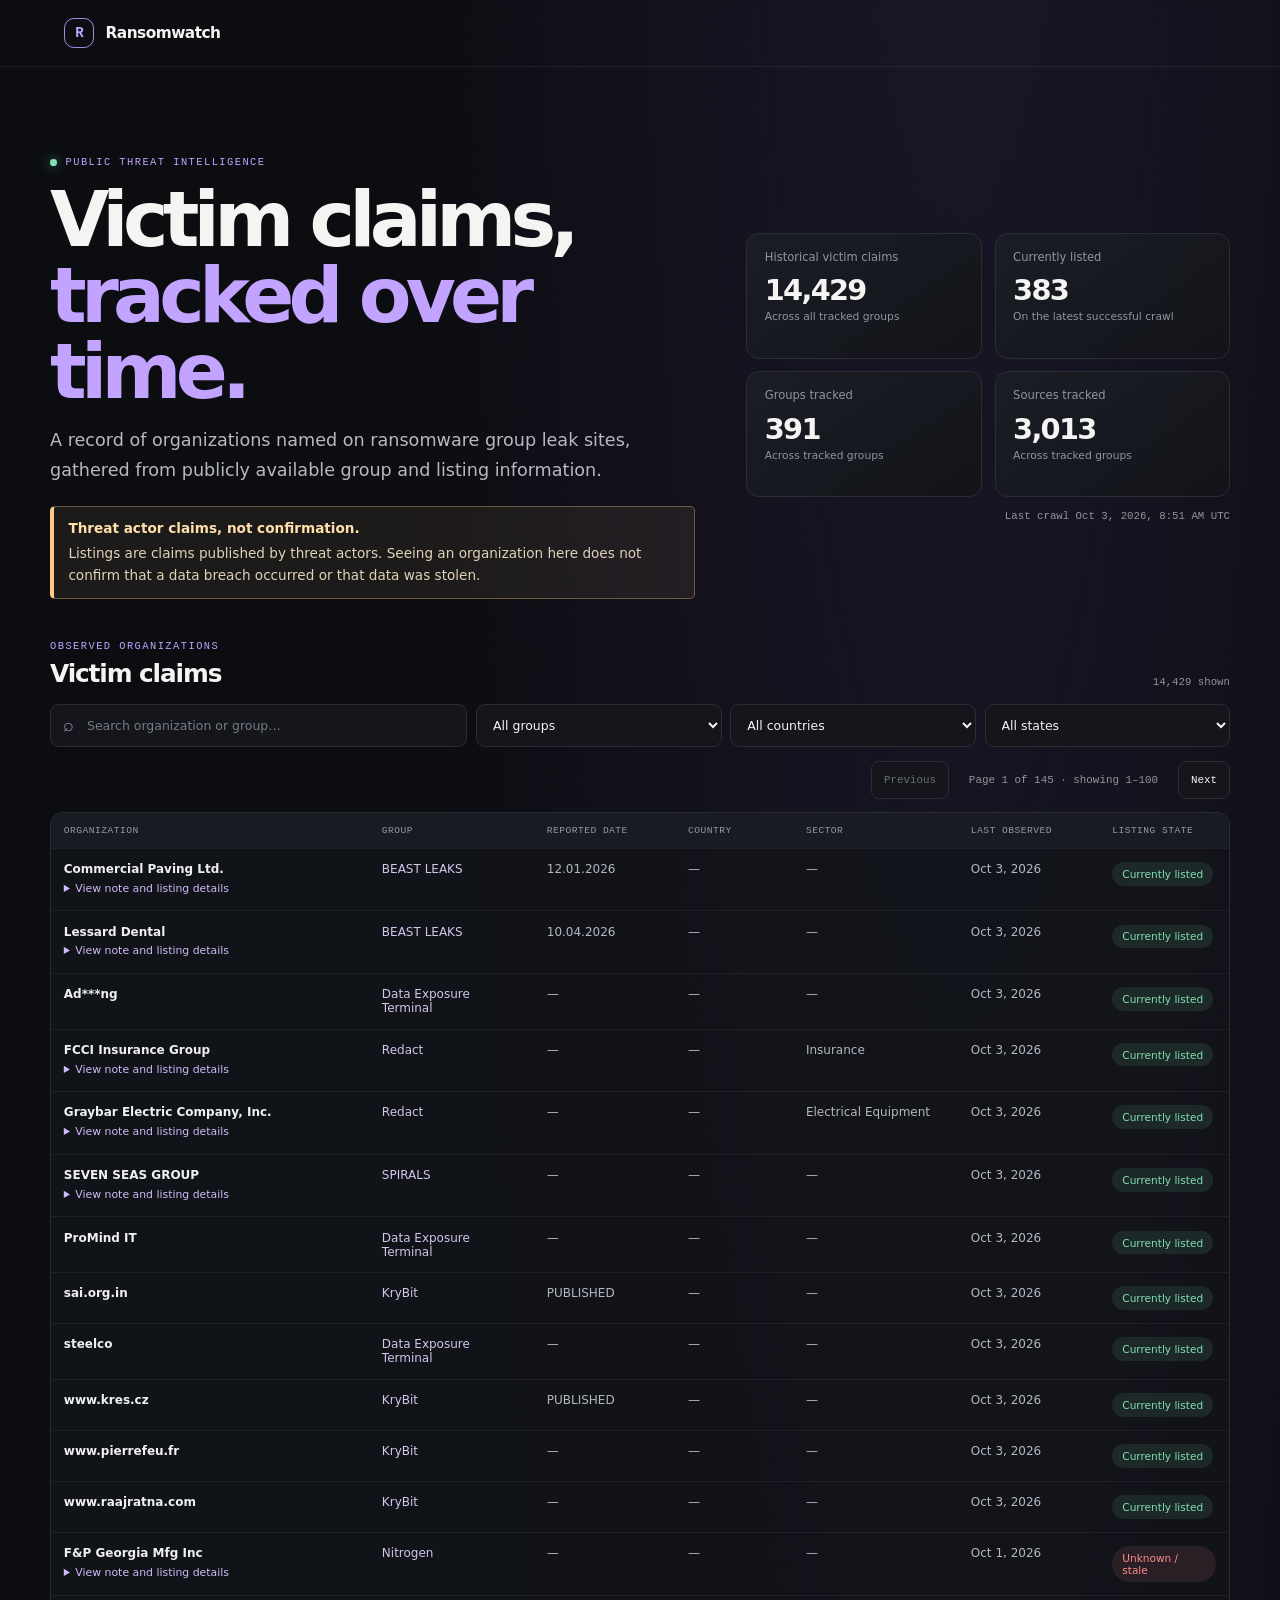
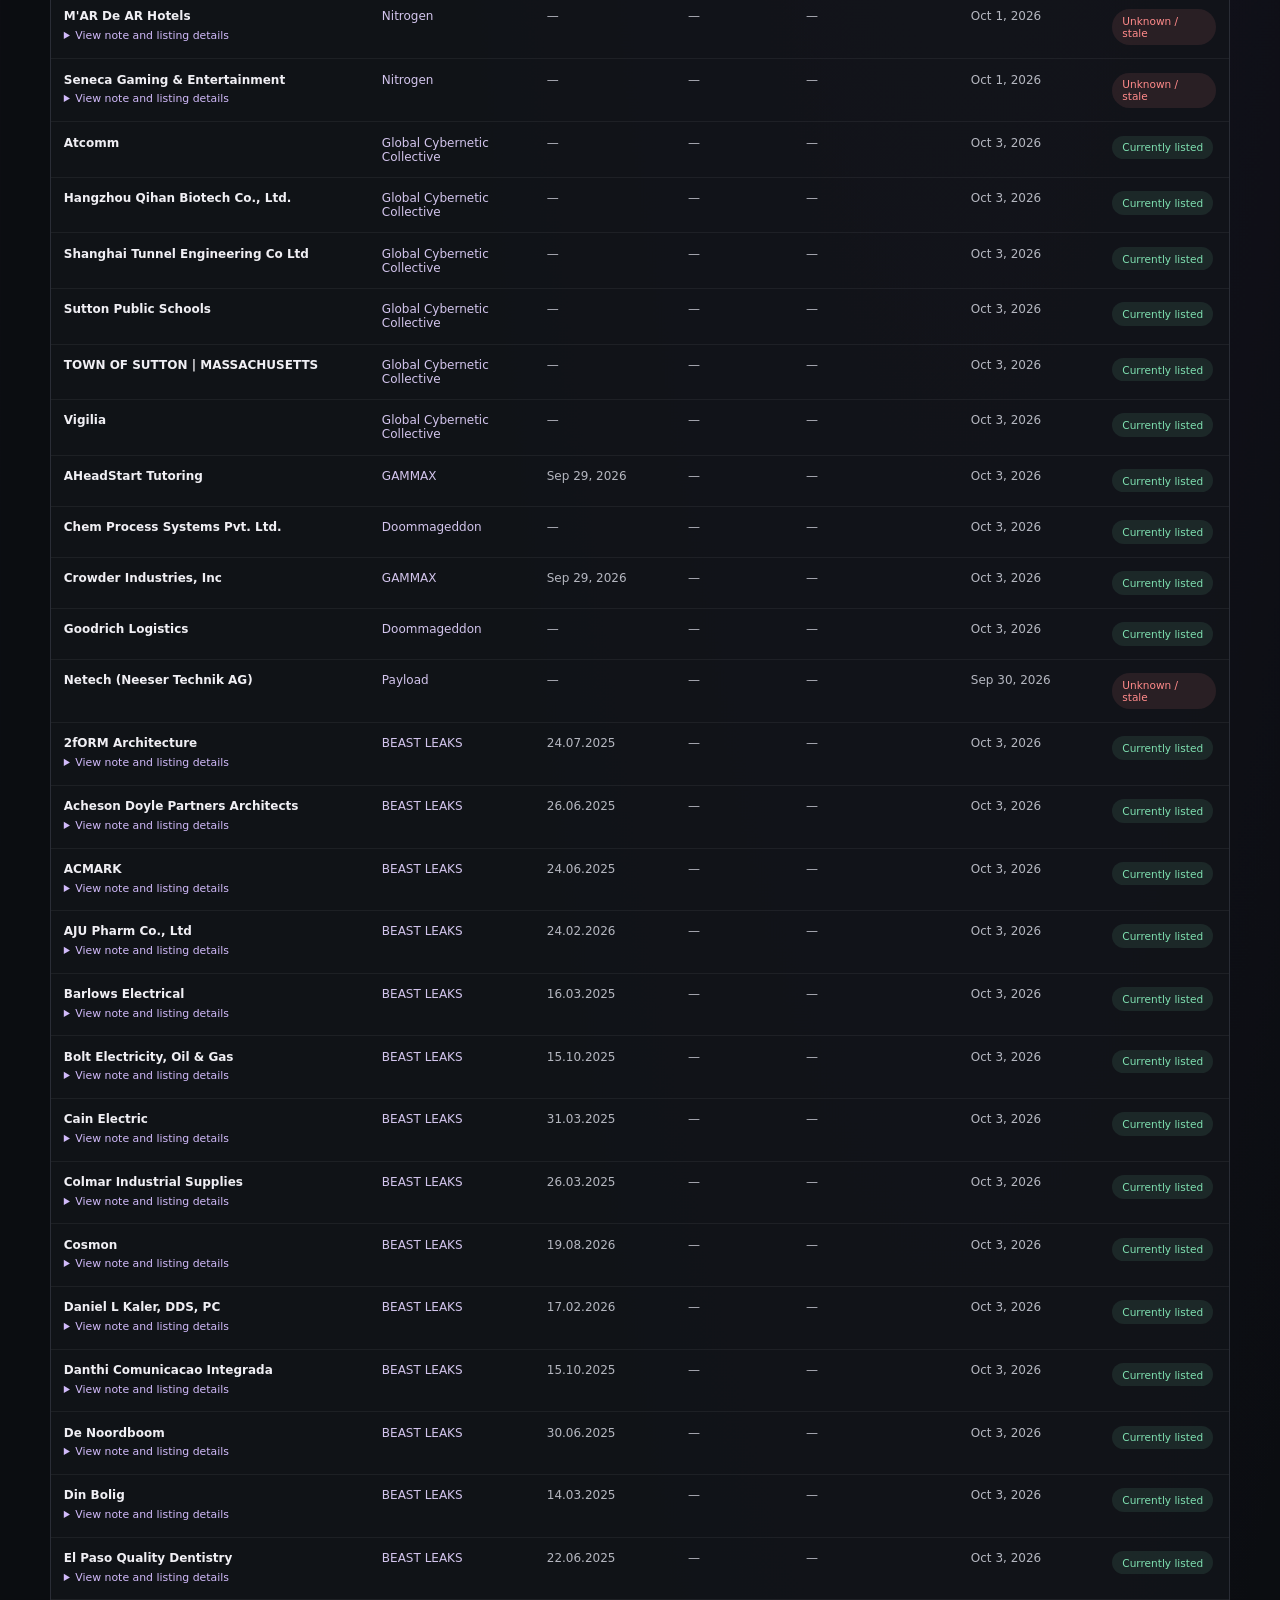
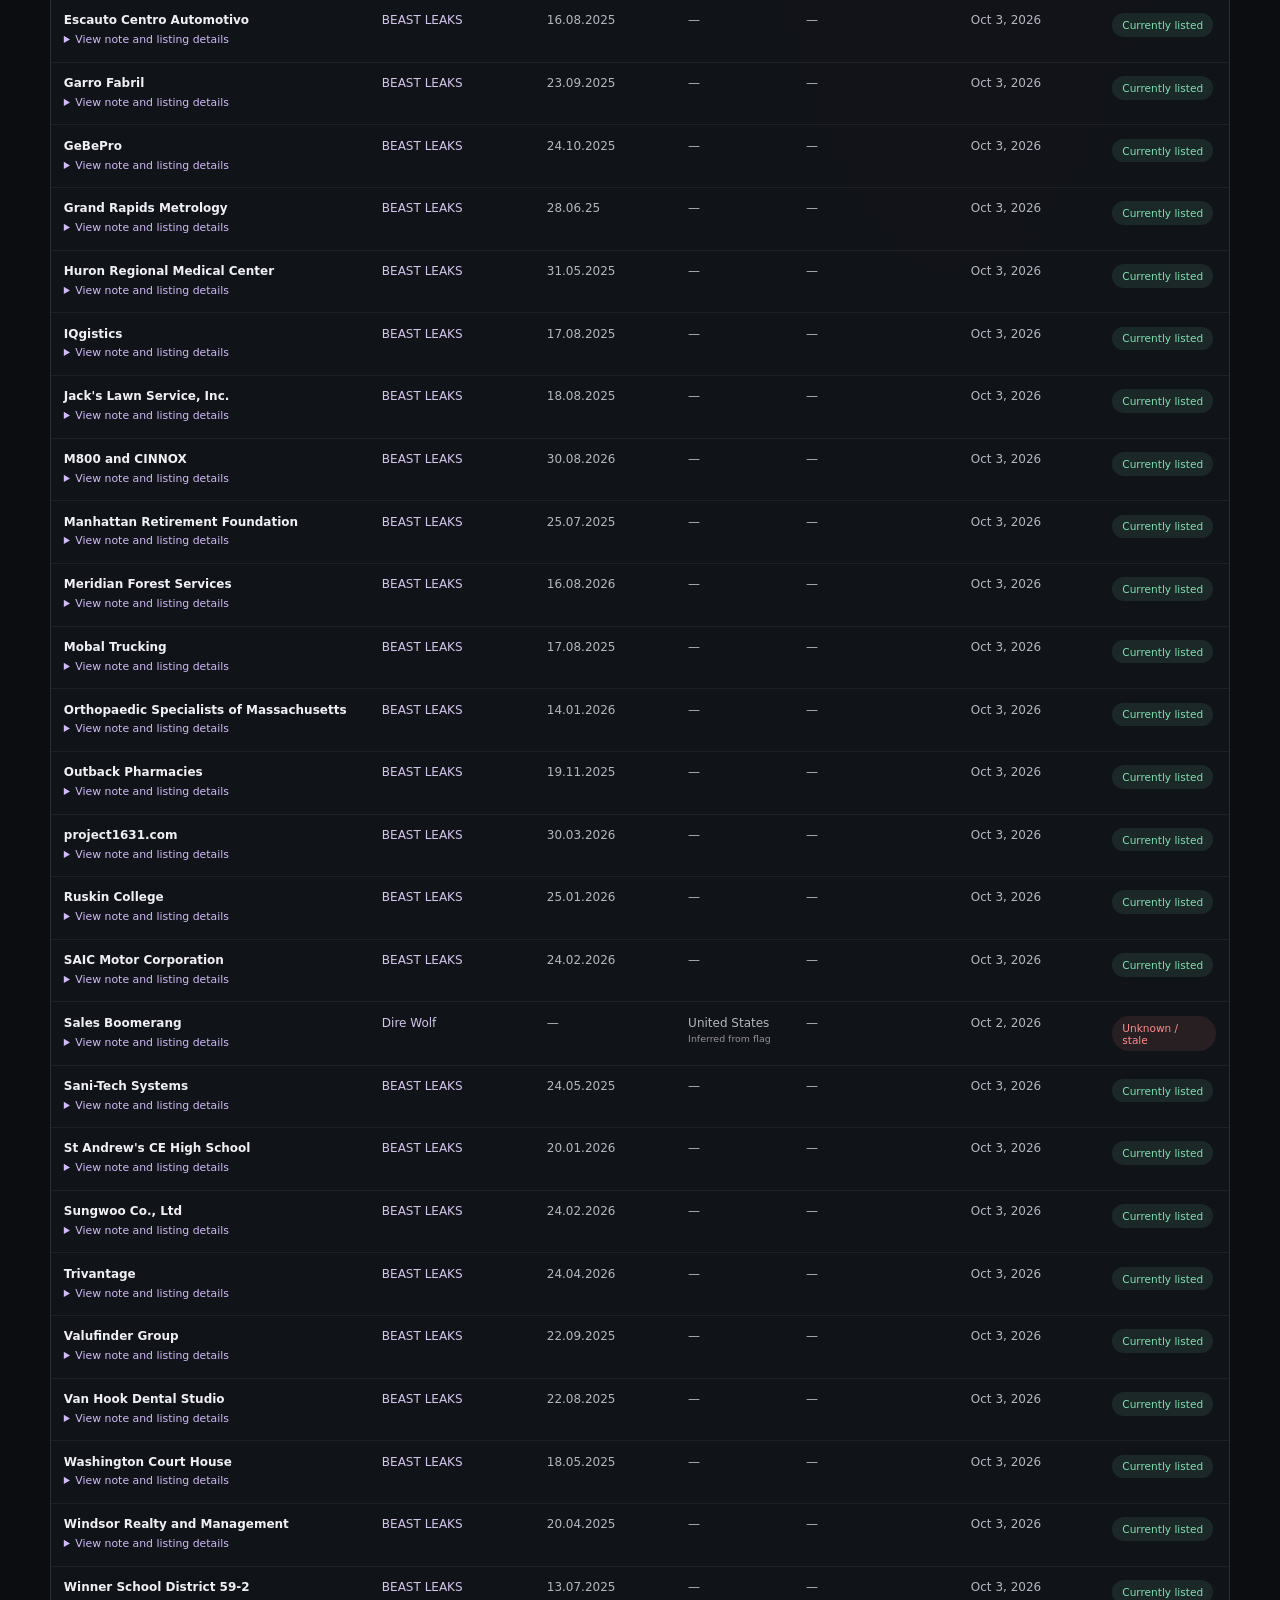
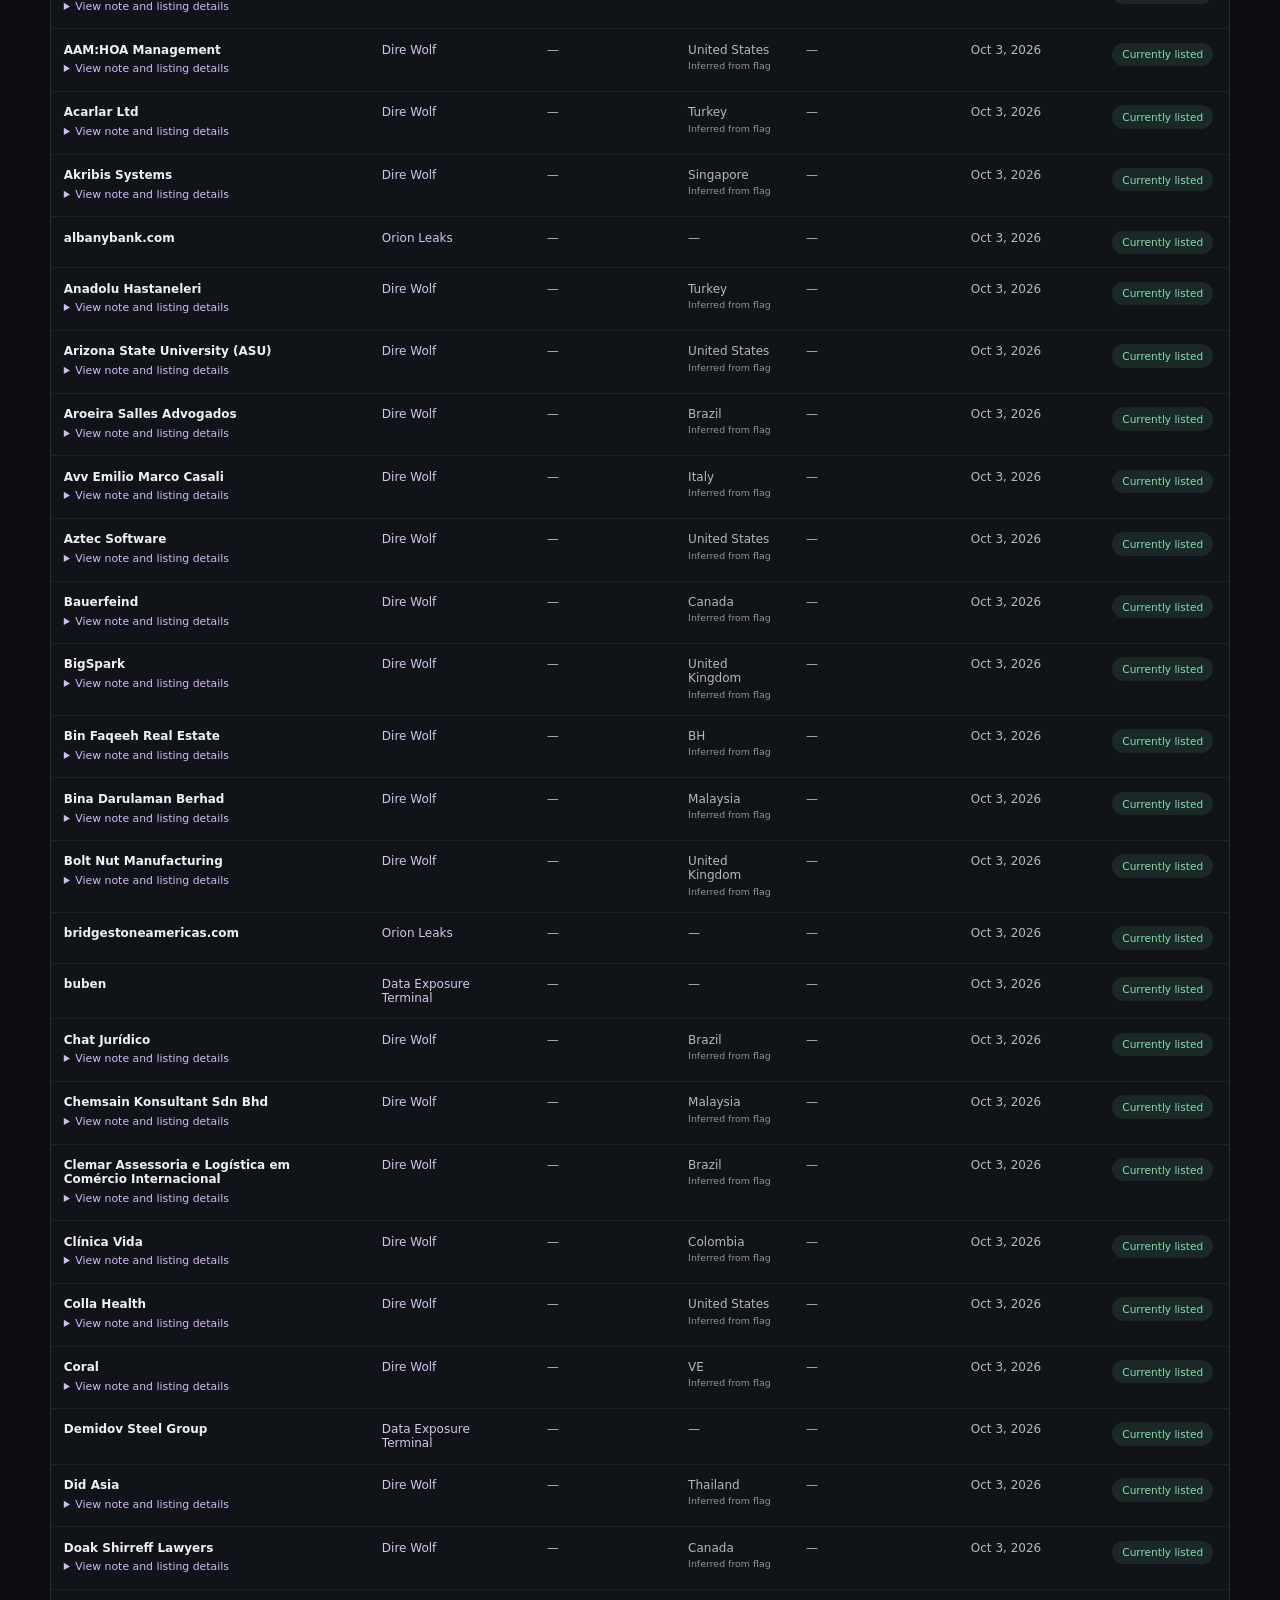
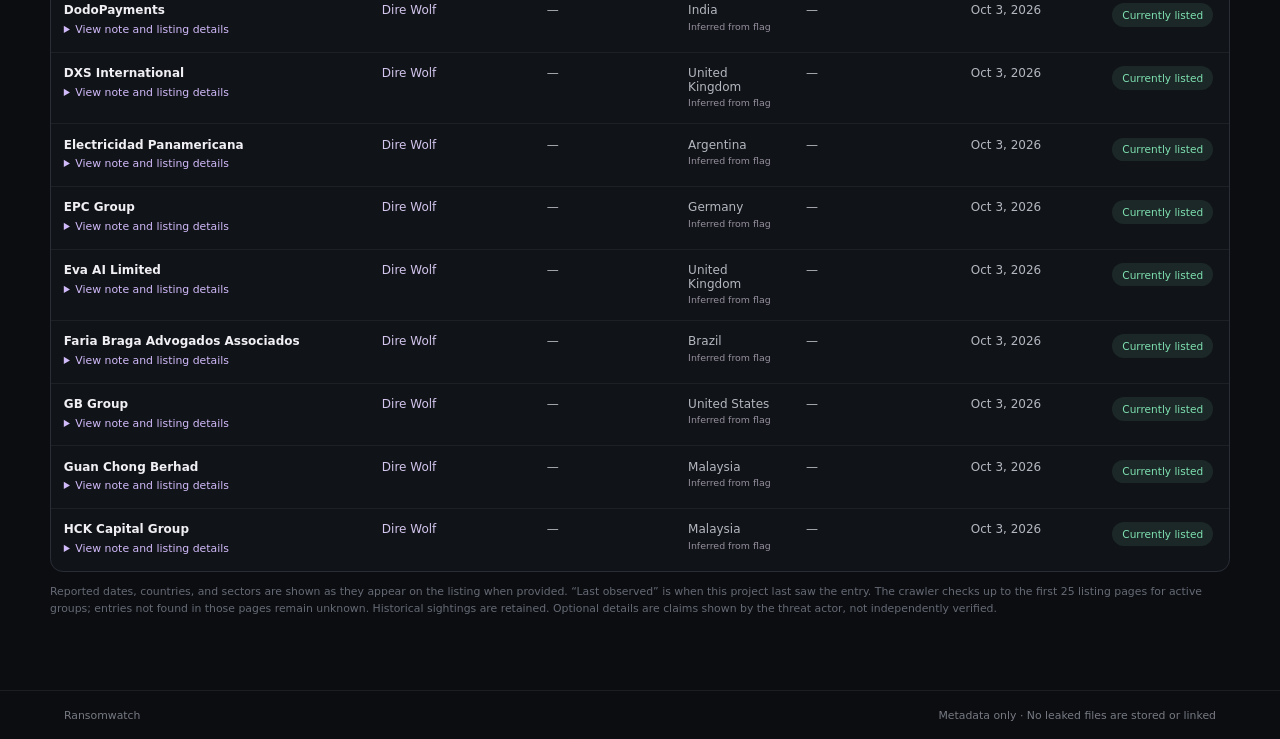
<file: site/index.html>
<!doctype html>
<html lang="en">
  <head>
    <meta charset="utf-8">
    <meta name="viewport" content="width=device-width, initial-scale=1">
    <meta name="color-scheme" content="dark">
    <meta name="description" content="A public index of organization names claimed on ransomware group leak sites.">
    <title>Ransomwatch — victim claims tracker</title>
    <link rel="stylesheet" href="./styles.css">
    <script src="./app.js" defer></script>
  </head>
  <body>
    <header class="site-header">
      <a class="brand" href="./" aria-label="Ransomwatch home">
        <span class="brand-mark" aria-hidden="true">R</span>
        <span>Ransomwatch</span>
      </a>
    </header>

    <main class="page-shell">
      <section class="hero-overview" aria-label="Dashboard overview">
        <div class="intro">
          <div class="eyebrow"><span class="live-dot"></span> PUBLIC THREAT INTELLIGENCE</div>
          <h1>Victim claims,<br><span>tracked over time.</span></h1>
          <p class="intro-copy">A record of organizations named on ransomware group leak sites, gathered from publicly available group and listing information.</p>
          <p class="claim-note"><strong>Threat actor claims, not confirmation.</strong> Listings are claims published by threat actors. Seeing an organization here does not confirm that a data breach occurred or that data was stolen.</p>
        </div>

        <div class="overview-stats">
          <section class="metrics" aria-label="Dataset overview">
            <article class="metric-card">
              <span class="metric-label">Historical victim claims</span>
              <strong id="metric-total">—</strong>
              <span class="metric-foot">Across all tracked groups</span>
            </article>
            <article class="metric-card">
              <span class="metric-label">Currently listed</span>
              <strong id="metric-listed">—</strong>
              <span class="metric-foot">On the latest successful crawl</span>
            </article>
            <article class="metric-card">
              <span class="metric-label">Groups tracked</span>
              <strong id="metric-groups">—</strong>
              <span class="metric-foot">Across tracked groups</span>
            </article>
            <article class="metric-card">
              <span class="metric-label">Sources tracked</span>
              <strong id="metric-sources">—</strong>
              <span class="metric-foot">Across tracked groups</span>
            </article>
          </section>
          <p id="updated-at" class="updated-at">Loading update time…</p>
        </div>
      </section>

      <section class="victims-section" aria-labelledby="victims-title">
        <div class="section-heading">
          <div>
            <p class="eyebrow">OBSERVED ORGANIZATIONS</p>
            <h2 id="victims-title">Victim claims</h2>
          </div>
          <p id="result-count" class="result-count"></p>
        </div>

        <div class="filters" role="search">
          <label class="search-field">
            <span class="sr-only">Search organizations and groups</span>
            <span class="search-icon" aria-hidden="true">⌕</span>
            <input id="search-input" type="search" placeholder="Search organization or group…" autocomplete="off">
          </label>
          <label>
            <span class="sr-only">Filter by group</span>
            <select id="group-filter">
              <option value="">All groups</option>
            </select>
          </label>
          <label>
            <span class="sr-only">Filter by country</span>
            <select id="country-filter">
              <option value="">All countries</option>
            </select>
          </label>
          <label>
            <span class="sr-only">Filter by listing state</span>
            <select id="state-filter">
              <option value="">All states</option>
              <option value="listed">Currently listed</option>
              <option value="not_seen">No longer seen</option>
              <option value="unknown">Unknown / stale</option>
            </select>
          </label>
        </div>

        <nav id="table-pagination" class="table-pagination" aria-label="Victim claim pages" hidden>
          <button id="previous-page" type="button">Previous</button>
          <span id="page-status" aria-live="polite"></span>
          <button id="next-page" type="button">Next</button>
        </nav>

        <div id="loading-state" class="message-state" role="status">Loading victim data…</div>
        <div id="error-state" class="message-state error-state" role="alert" hidden>
          <strong>Victim data could not be loaded.</strong>
          <span id="error-message">Try again later.</span>
        </div>
        <div id="empty-state" class="message-state" hidden>
          <strong id="empty-title">No matching sightings</strong>
          <span id="empty-copy">Change a filter or clear the search.</span>
        </div>

        <div id="table-wrap" class="table-wrap" hidden>
          <table>
            <colgroup>
              <col class="organization-column">
              <col class="group-column">
              <col class="reported-column">
              <col class="country-column">
              <col class="sector-column">
              <col class="observed-column">
              <col class="state-column">
            </colgroup>
            <thead>
              <tr>
                <th scope="col">Organization</th>
                <th scope="col">Group</th>
                <th scope="col">Reported date</th>
                <th scope="col">Country</th>
                <th scope="col">Sector</th>
                <th scope="col">Last observed</th>
                <th scope="col">Listing state</th>
              </tr>
            </thead>
            <tbody id="victim-rows"></tbody>
          </table>
        </div>
        <p class="data-footnote">Reported dates, countries, and sectors are shown as they appear on the listing when provided. “Last observed” is when this project last saw the entry. The crawler checks up to the first 25 listing pages for active groups; entries not found in those pages remain unknown. Historical sightings are retained. Optional details are claims shown by the threat actor, not independently verified.</p>
      </section>
    </main>

    <footer class="site-footer">
      <span>Ransomwatch</span>
      <span>Metadata only · No leaked files are stored or linked</span>
    </footer>
  </body>
</html>
</file>
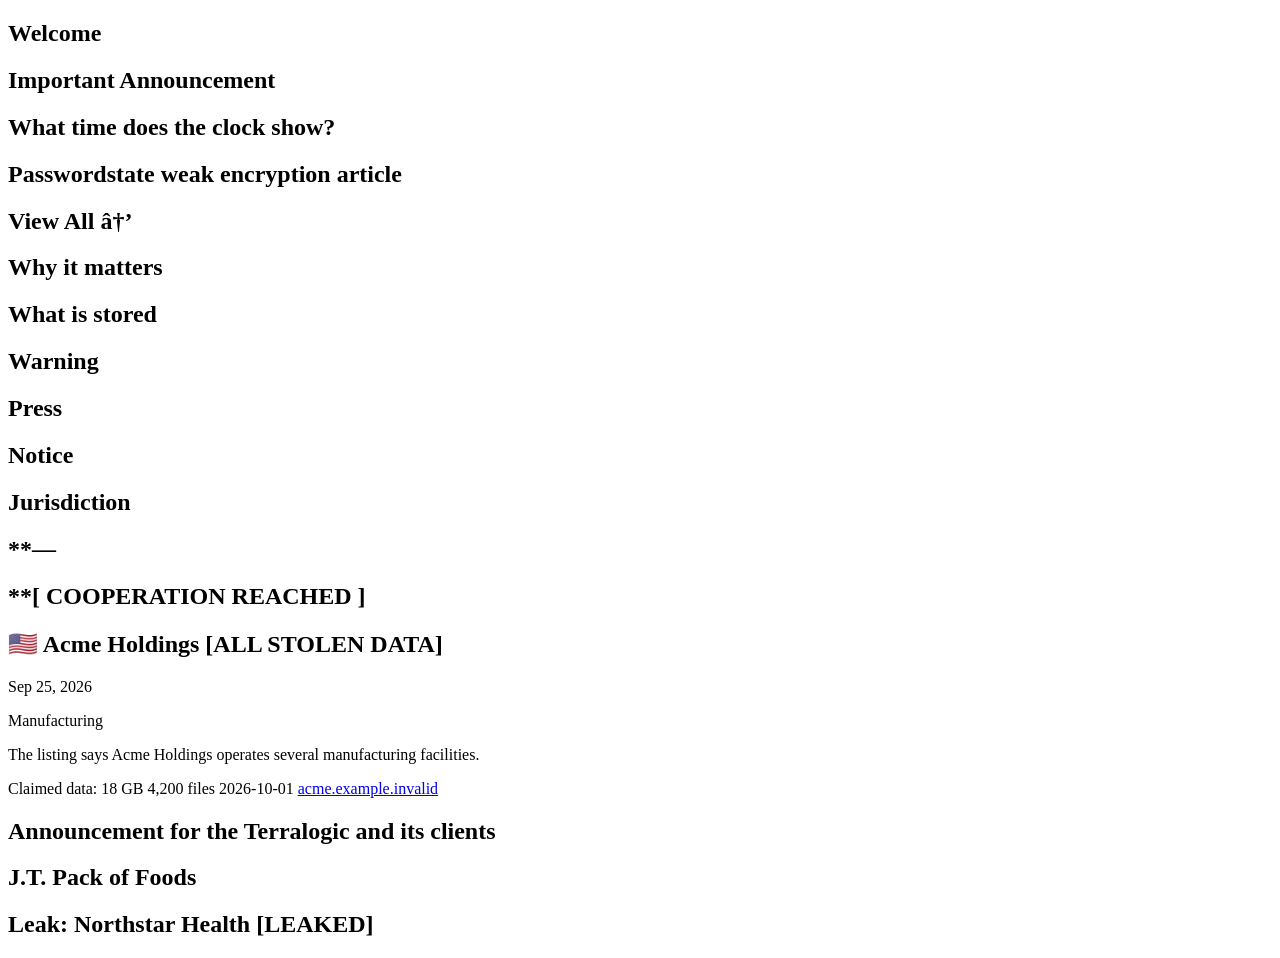
<file: tests/fixtures/leak-headlines-and-details.html>
<!doctype html>
<main>
  <article class="post-card" data-id="welcome-post">
    <h2>Welcome</h2>
  </article>
  <article class="post-card" data-id="announcement-post">
    <h2>Important Announcement</h2>
  </article>
  <article class="post-card" data-id="question-post">
    <h2>What time does the clock show?</h2>
  </article>
  <article class="post-card" data-id="article-post">
    <h2>Passwordstate weak encryption article</h2>
  </article>
  <article class="post-card" data-id="control-post">
    <h2>View All â†’</h2>
  </article>
  <article class="post-card" data-id="why-it-matters-post">
    <h2>Why it matters</h2>
  </article>
  <article class="post-card" data-id="what-is-stored-post">
    <h2>What is stored</h2>
  </article>
  <article class="post-card" data-id="warning-post">
    <h2>Warning</h2>
  </article>
  <article class="post-card" data-id="press-post">
    <h2>Press</h2>
  </article>
  <article class="post-card" data-id="notice-post">
    <h2>Notice</h2>
  </article>
  <article class="post-card" data-id="jurisdiction-post">
    <h2>Jurisdiction</h2>
  </article>
  <article class="post-card" data-id="punctuation-post">
    <h2>**—</h2>
  </article>
  <article class="post-card" data-id="cooperation-reached-post">
    <h2>**[ COOPERATION REACHED ]</h2>
  </article>
  <article class="post-card" data-id="victim-post">
    <h2>🇺🇸 Acme Holdings [ALL STOLEN DATA]</h2>
    <time datetime="2026-09-25">Sep 25, 2026</time>
    <p class="sector">Manufacturing</p>
    <p class="description">The listing says Acme Holdings operates several manufacturing facilities.</p>
    <span class="data-size">Claimed data: 18 GB</span>
    <span class="file-count">4,200 files</span>
    <span class="deadline">2026-10-01</span>
    <span class="website"><a href="https://acme.example.invalid/">acme.example.invalid</a></span>
  </article>
  <article class="post-card" data-id="review-post">
    <h2>Announcement for the Terralogic and its clients</h2>
  </article>
  <article class="post-card" data-id="initials-post">
    <h2>J.T. Pack of Foods</h2>
  </article>
  <article class="post-card" data-id="leak-prefix-post">
    <h2>Leak: Northstar Health [LEAKED]</h2>
  </article>
</main>
</file>
<file: site/styles.css>
:root {
  color-scheme: dark;
  --ink: #f4f4f2;
  --muted: #92949d;
  --subtle: #666a75;
  --surface: #14161b;
  --surface-raised: #1a1c23;
  --line: #2a2d36;
  --page: #0b0d11;
  --accent: #c2a3ff;
  --accent-dim: #3b2d59;
  --green: #7fe0b1;
  --amber: #ffca83;
  --red: #ff8a8a;
  font-family: Inter, ui-sans-serif, system-ui, -apple-system, BlinkMacSystemFont, "Segoe UI", sans-serif;
  background: var(--page);
  color: var(--ink);
  font-synthesis: none;
  text-rendering: optimizeLegibility;
}

* {
  box-sizing: border-box;
}

body {
  margin: 0;
  min-width: 320px;
  background:
    radial-gradient(ellipse at 75% -18%, rgba(100, 69, 155, 0.2), transparent 37rem),
    var(--page);
}

a {
  color: inherit;
}

.site-header,
.site-footer {
  display: flex;
  align-items: center;
  justify-content: space-between;
  gap: 1.5rem;
  padding: 1.1rem clamp(1.25rem, 5vw, 5rem);
}

.site-header {
  border-bottom: 1px solid rgba(255, 255, 255, 0.07);
}

.brand {
  display: inline-flex;
  align-items: center;
  gap: 0.7rem;
  text-decoration: none;
  font-size: 0.96rem;
  font-weight: 800;
  letter-spacing: -0.035em;
}

.brand-mark {
  display: grid;
  width: 1.9rem;
  height: 1.9rem;
  place-items: center;
  border: 1px solid #a988e5;
  border-radius: 0.62rem;
  color: var(--accent);
  font-family: ui-monospace, SFMono-Regular, Menlo, monospace;
  font-size: 0.88rem;
}

.page-shell {
  width: min(100% - 2.5rem, 1180px);
  margin: 0 auto;
}

.hero-overview {
  display: grid;
  grid-template-columns: minmax(0, 1.2fr) minmax(390px, 0.9fr);
  align-items: center;
  gap: clamp(2rem, 4vw, 4rem);
  padding: clamp(3rem, 7vw, 6.4rem) 0 2.6rem;
}

.intro {
  min-width: 0;
}

.eyebrow {
  margin: 0 0 0.85rem;
  color: var(--accent);
  font-family: ui-monospace, SFMono-Regular, Menlo, monospace;
  font-size: 0.65rem;
  letter-spacing: 0.14em;
}

.intro .eyebrow {
  display: flex;
  align-items: center;
  gap: 0.55rem;
}

.live-dot {
  display: inline-block;
  width: 0.42rem;
  height: 0.42rem;
  border-radius: 50%;
  background: var(--green);
  box-shadow: 0 0 0.75rem rgba(127, 224, 177, 0.55);
}

h1,
h2,
p {
  margin-top: 0;
}

h1,
h2 {
  font-family: Inter, ui-sans-serif, system-ui, -apple-system, BlinkMacSystemFont, "Segoe UI", sans-serif;
}

h1 {
  margin-bottom: 1rem;
  font-size: clamp(2.55rem, 6vw, 5rem);
  font-weight: 800;
  letter-spacing: -0.075em;
  line-height: 0.99;
}

h1 span {
  color: var(--accent);
}

.intro-copy {
  max-width: 610px;
  margin-bottom: 1.25rem;
  color: #b8b9c0;
  font-size: clamp(0.97rem, 1.7vw, 1.1rem);
  line-height: 1.7;
}

.claim-note {
  max-width: 680px;
  margin: 0;
  padding: 0.72rem 0.9rem;
  border: 1px solid rgba(255, 202, 131, 0.34);
  border-left: 4px solid var(--amber);
  border-radius: 0.3rem;
  background: rgba(255, 202, 131, 0.075);
  color: #e1d2b9;
  font-size: 0.85rem;
  line-height: 1.6;
}

.claim-note strong {
  display: block;
  margin-bottom: 0.18rem;
  color: #ffe0ac;
}

.metrics {
  display: grid;
  grid-template-columns: repeat(2, minmax(0, 1fr));
  gap: 0.8rem;
}

.metric-card {
  border: 1px solid var(--line);
  border-radius: 0.8rem;
  background: linear-gradient(145deg, rgba(28, 30, 38, 0.94), rgba(18, 20, 25, 0.96));
}

.metric-card {
  min-height: 126px;
  padding: 1rem 1.1rem;
}

.metric-label,
.metric-foot {
  display: block;
  color: var(--muted);
  font-size: 0.72rem;
}

.metric-card strong {
  display: block;
  margin: 0.6rem 0 0.2rem;
  font-size: 1.8rem;
  font-weight: 700;
  letter-spacing: -0.06em;
}

.metric-foot {
  font-size: 0.67rem;
}

.overview-stats {
  min-width: 0;
}

.section-heading {
  display: flex;
  align-items: end;
  justify-content: space-between;
  gap: 1rem;
}

.section-heading h2 {
  margin: 0;
  font-size: 1.28rem;
  letter-spacing: -0.045em;
}

.section-heading .eyebrow {
  margin-bottom: 0.4rem;
}

.updated-at,
.result-count {
  margin: 0;
  color: var(--muted);
  font-family: ui-monospace, SFMono-Regular, Menlo, monospace;
  font-size: 0.67rem;
}

.state-pill {
  display: inline-flex;
  align-items: center;
  gap: 0.4rem;
  border: 1px solid var(--line);
  border-radius: 99px;
  padding: 0.3rem 0.57rem;
  color: #c3c4cb;
  font-size: 0.66rem;
}

.updated-at {
  margin-top: 0.8rem;
  text-align: right;
}

.victims-section {
  margin-bottom: 4.5rem;
}

.section-heading {
  margin-bottom: 1rem;
}

.section-heading h2 {
  font-size: 1.55rem;
}

.filters {
  display: grid;
  grid-template-columns: minmax(210px, 1.7fr) repeat(3, minmax(135px, 1fr));
  gap: 0.55rem;
  margin-bottom: 0.9rem;
}

.filters label {
  position: relative;
  display: block;
}

.filters input,
.filters select {
  width: 100%;
  height: 2.7rem;
  border: 1px solid var(--line);
  border-radius: 0.55rem;
  outline: none;
  background: var(--surface);
  color: var(--ink);
  font: inherit;
  font-size: 0.78rem;
}

.filters input {
  padding: 0 0.85rem 0 2.25rem;
}

.filters select {
  padding: 0 2rem 0 0.75rem;
}

.filters input:focus,
.filters select:focus {
  border-color: #8e72bf;
  box-shadow: 0 0 0 3px rgba(194, 163, 255, 0.1);
}

.filters input::placeholder {
  color: #777a85;
}

.table-pagination {
  display: flex;
  align-items: center;
  justify-content: flex-end;
  gap: 0.65rem;
  margin: 0 0 0.8rem;
  color: var(--muted);
  font-family: ui-monospace, SFMono-Regular, Menlo, monospace;
  font-size: 0.68rem;
}

.table-pagination button {
  min-height: 2.35rem;
  padding: 0.45rem 0.75rem;
  border: 1px solid var(--line);
  border-radius: 0.5rem;
  background: var(--surface);
  color: var(--ink);
  font: inherit;
  cursor: pointer;
}

.table-pagination button:disabled {
  color: #6c6e77;
  cursor: default;
}

.table-pagination button:not(:disabled):hover {
  border-color: #8e72bf;
}

.table-pagination #page-status {
  min-width: 13rem;
  text-align: center;
}

.search-icon {
  position: absolute;
  top: 50%;
  left: 0.8rem;
  transform: translateY(-53%);
  color: #9d91b3;
  font-size: 1.15rem;
  pointer-events: none;
}

.message-state {
  display: grid;
  min-height: 150px;
  place-content: center;
  gap: 0.4rem;
  border: 1px dashed #363943;
  border-radius: 0.8rem;
  color: var(--muted);
  text-align: center;
  font-size: 0.82rem;
}

.message-state strong {
  color: #e2e2e5;
  font-size: 0.96rem;
}

.error-state strong {
  color: var(--red);
}

.table-wrap {
  overflow-x: auto;
  max-width: 100%;
  border: 1px solid var(--line);
  border-radius: 0.8rem;
  background: rgba(18, 20, 25, 0.8);
}

table {
  width: 100%;
  table-layout: fixed;
  border-collapse: collapse;
  text-align: left;
}

.organization-column { width: 27%; }
.group-column { width: 14%; }
.reported-column { width: 12%; }
.country-column { width: 10%; }
.sector-column { width: 14%; }
.observed-column { width: 12%; }
.state-column { width: 11%; }

th {
  padding: 0.75rem 0.8rem;
  background: #191b22;
  color: #9799a3;
  font-family: ui-monospace, SFMono-Regular, Menlo, monospace;
  font-size: 0.6rem;
  font-weight: 400;
  letter-spacing: 0.05em;
  text-transform: uppercase;
  overflow-wrap: anywhere;
}

td {
  min-width: 0;
  padding: 0.83rem 0.8rem;
  border-top: 1px solid rgba(255, 255, 255, 0.055);
  color: #b5b7c0;
  font-size: 0.75rem;
  vertical-align: top;
  overflow-wrap: anywhere;
}

tbody tr:hover {
  background: rgba(194, 163, 255, 0.045);
}

.organization-cell {
  color: #f0eff4;
  font-weight: 600;
}

.organization-name {
  margin-bottom: 0.3rem;
}

.organization-cell details summary {
  max-width: 100%;
  color: #d1bafa;
  cursor: pointer;
  font-size: 0.68rem;
  font-weight: 400;
  line-height: 1.5;
}

.group-cell {
  color: #d3c5ed;
}

.date-cell {
  white-space: normal;
}

.state-pill {
  border-color: transparent;
  white-space: normal;
  overflow-wrap: normal;
}

.state-pill.listed {
  background: rgba(127, 224, 177, 0.1);
  color: var(--green);
}

.state-pill.not_seen {
  background: rgba(255, 202, 131, 0.1);
  color: var(--amber);
}

.state-pill.unknown {
  background: rgba(255, 138, 138, 0.1);
  color: var(--red);
}

td details summary {
  color: #d1bafa;
  cursor: pointer;
  font-size: 0.68rem;
  line-height: 1.5;
}

.claim-details-list {
  margin: 0.65rem 0 0;
  min-width: 0;
}

.claim-details-list dt {
  margin-top: 0.45rem;
  color: #92949d;
  font-size: 0.62rem;
  font-weight: 650;
  text-transform: uppercase;
}

.claim-details-list dd {
  margin: 0.12rem 0 0;
  color: #d4d4db;
  font-size: 0.69rem;
  font-weight: 400;
  line-height: 1.5;
  overflow-wrap: anywhere;
  white-space: pre-wrap;
}

.detail-attribution,
.inferred-label {
  display: inline-block;
  margin: 0.45rem 0 0;
  color: #96909f;
  font-size: 0.59rem;
  font-weight: 400;
  line-height: 1.45;
}

.inferred-label {
  margin-top: 0.15rem;
}

.data-footnote {
  margin: 0.8rem 0 0;
  color: var(--subtle);
  font-size: 0.68rem;
  line-height: 1.55;
}

.site-footer {
  border-top: 1px solid rgba(255, 255, 255, 0.07);
  color: #777a83;
  font-size: 0.68rem;
}

.sr-only {
  position: absolute;
  width: 1px;
  height: 1px;
  padding: 0;
  margin: -1px;
  overflow: hidden;
  clip: rect(0, 0, 0, 0);
  white-space: nowrap;
  border: 0;
}

[hidden] {
  display: none !important;
}

@media (max-width: 860px) {
  .hero-overview {
    grid-template-columns: minmax(0, 1fr);
    gap: 1.8rem;
  }

  .updated-at {
    text-align: left;
  }

  .metrics {
    grid-template-columns: repeat(2, minmax(0, 1fr));
  }

  .filters {
    grid-template-columns: repeat(3, minmax(0, 1fr));
  }

  table {
    min-width: 760px;
  }

  .search-field {
    grid-column: 1 / -1;
  }
}

@media (max-width: 560px) {
  .site-header,
  .site-footer {
    padding-right: 1rem;
    padding-left: 1rem;
  }

  .page-shell {
    width: min(100% - 2rem, 1180px);
  }

  .hero-overview {
    padding-top: 3rem;
    padding-bottom: 2rem;
  }

  .intro {
    padding: 0;
  }

  .metrics {
    gap: 0.55rem;
  }

  .metric-card {
    min-height: 112px;
    padding: 0.8rem;
  }

  .metric-card strong {
    font-size: 1.55rem;
  }

  .filters {
    grid-template-columns: repeat(2, minmax(0, 1fr));
  }

  .table-pagination {
    justify-content: space-between;
  }

  .table-pagination #page-status {
    min-width: 0;
    font-size: 0.61rem;
  }

  .search-field {
    grid-column: 1 / -1;
  }

  .site-footer {
    align-items: start;
    flex-direction: column;
    gap: 0.4rem;
  }
}
</file>
